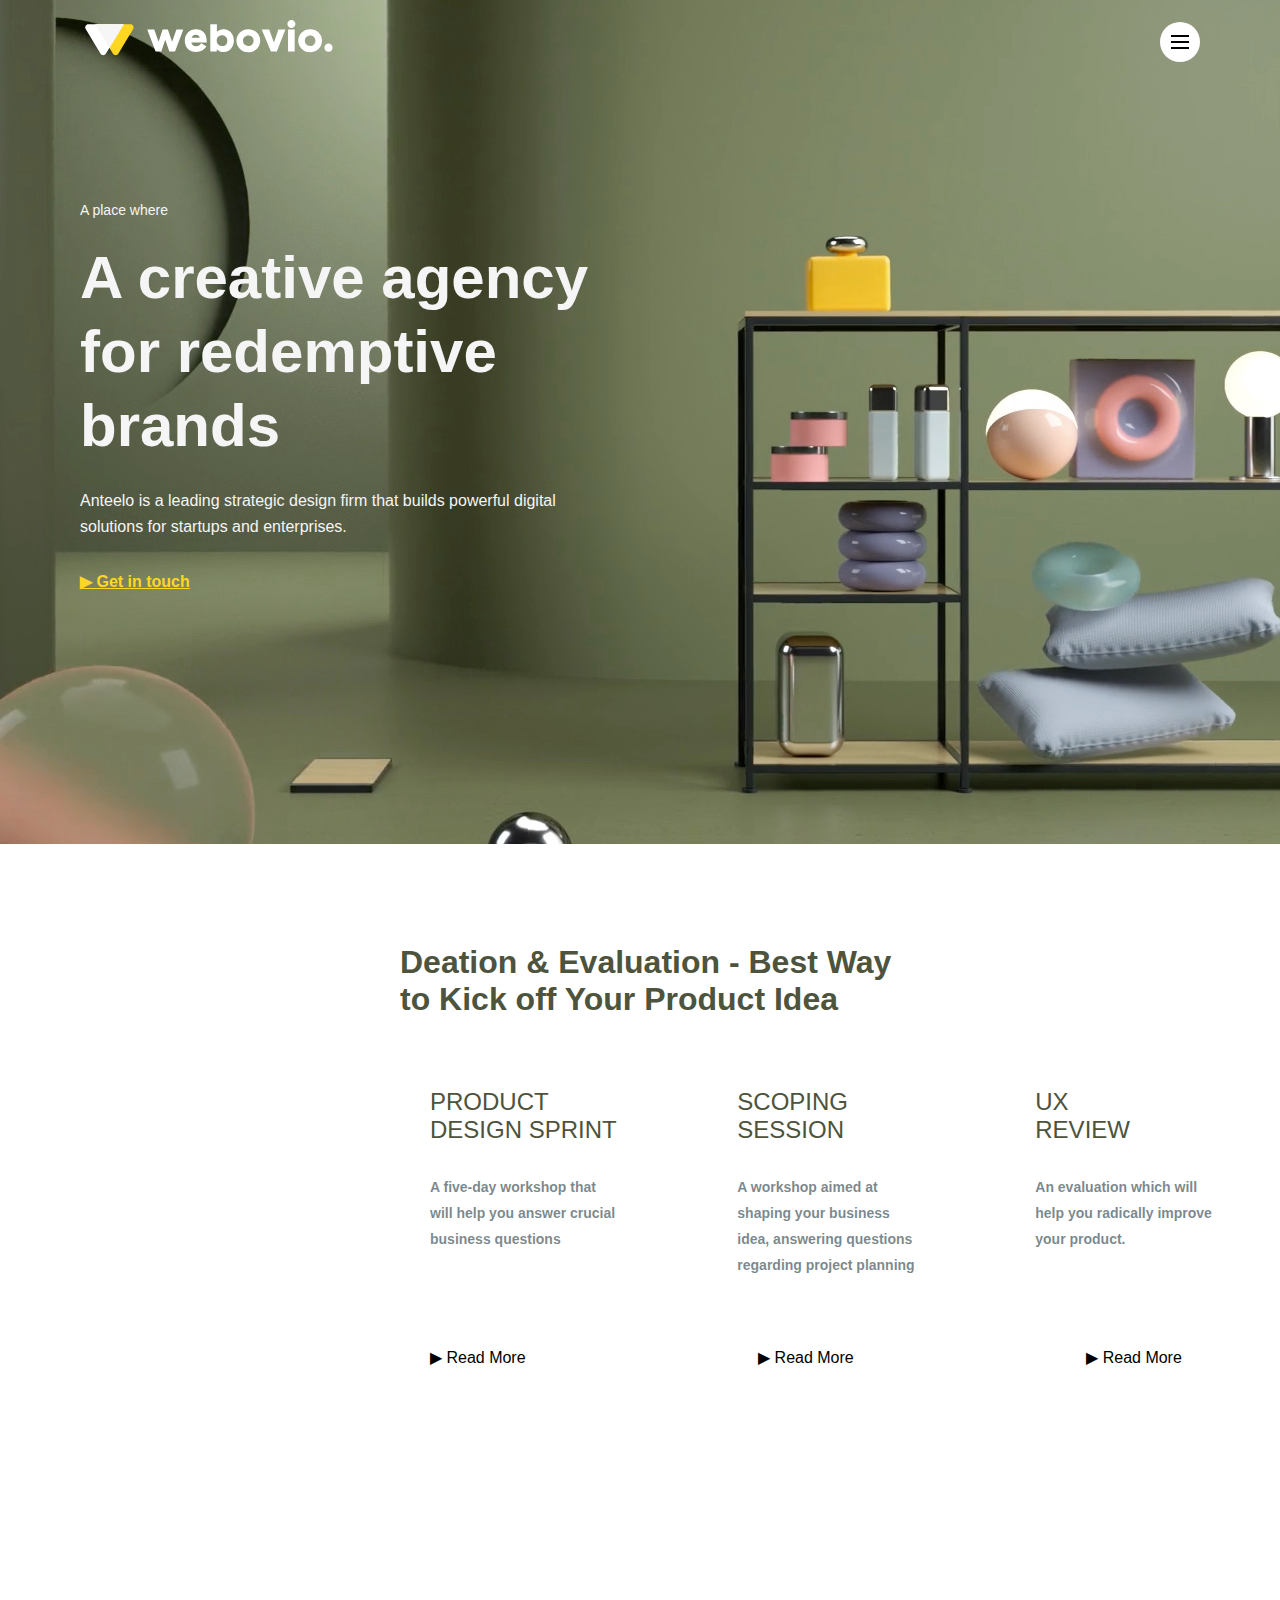
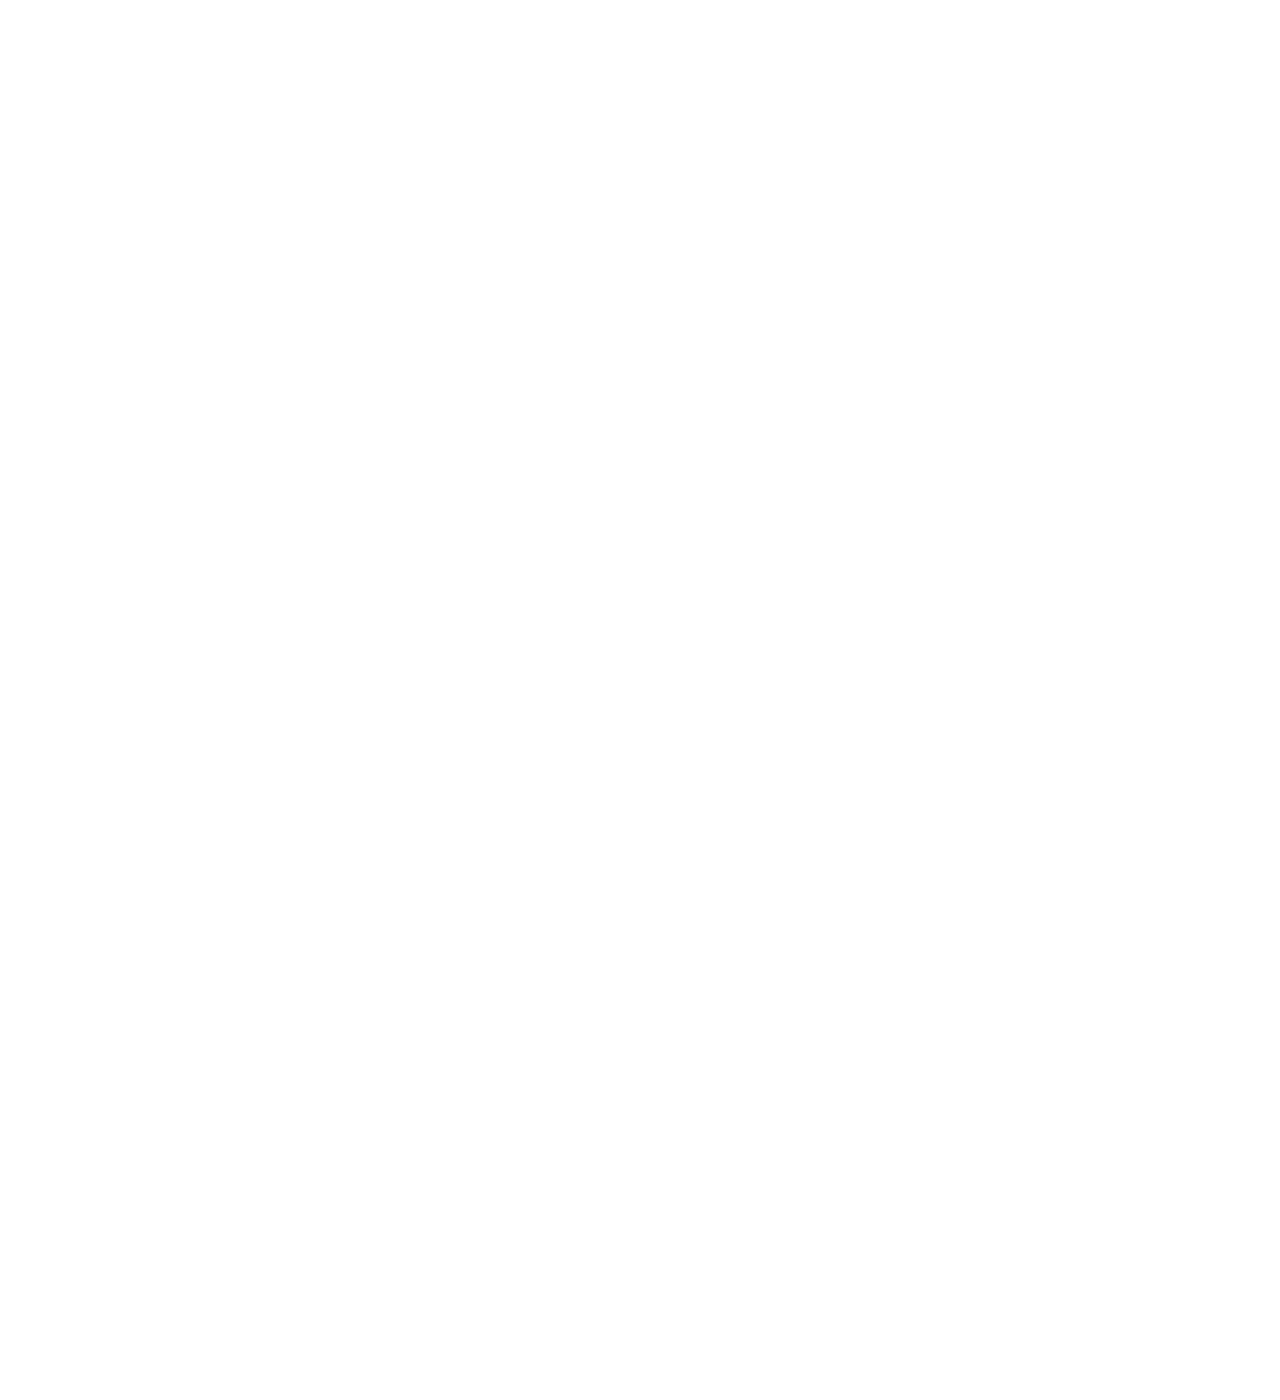
<file: index.html>
<!DOCTYPE html>
<html lang="en">
    <link rel="stylesheet" href="style.css">
<head>
    <meta charset="UTF-8">
    <meta name="viewport" content="width=device-width, initial-scale=1.0">
    <title>Document</title>
</head>
<body>
    <header class="header">
        <div class="container">
            <div class="header__inner">
                <div class="webovio">
                    <object data="Logo.svg" type="image/svg+xml" width="100" height="100"></object>
                </div>
                <a href="https://chatgpt.com"><button class="circle">
                    <span></span>
                    <span></span>
                    <span></span>
                </button>
                </a>
                </div>
            </div>

        </div>
    </header>
    <div class="top">
        <div class="container">
            <span class="place">A place where</span>
            <h1 class="agency">A creative agency<br>for redemptive<br>brands</h1>
            <div class="ant">Anteelo is a leading strategic design firm that builds powerful digital<br> solutions for startups and enterprises.</div>
            <p class="getin">▶ Get in touch</p>
        </div>
    </div>

    <div class="mid">
        <h1 class="deation">
            Deation & Evaluation - Best Way<br> to Kick off Your Product Idea
        </h1>
        <div class="blocks">
            <div class="product">
                <h2>
                    PRODUCT<br>DESIGN SPRINT
                </h2>
                <span>
                    A five-day workshop that<br> will help you answer crucial<br> business questions
                </span>
            </div>
            <div class="scoping">
                <h2>
                    SCOPING<br>SESSION
                </h2>
                <span>
                    A workshop aimed at<br> shaping your business<br> idea, answering questions<br> regarding project planning
                </span>
            </div>
            <div class="ux">
                <h2>
                    UX<br>REVIEW
                </h2>
                <span>
                    An evaluation which will<br> help you radically improve<br> your product.
                </span>
            </div>
            <div class="code">
                <h2>
                    CODE<br>REVIEW
                </h2>
                <span>
                    Do you know what one of<br> the key secrets of success<br> is what makes people<br> successful in business
                </span>
        </div>
    </div>
    <div class="readmore">
    <div class="rm1">
        ▶ Read More
    </div>
    <div class="rm2">
        ▶ Read More
    </div>
    <div class="rm3">
        ▶ Read More
    </div>
    <div class="rm4">
        ▶ Read More
    </div>
     </div>
    </div>
</body>
</html>
</file>
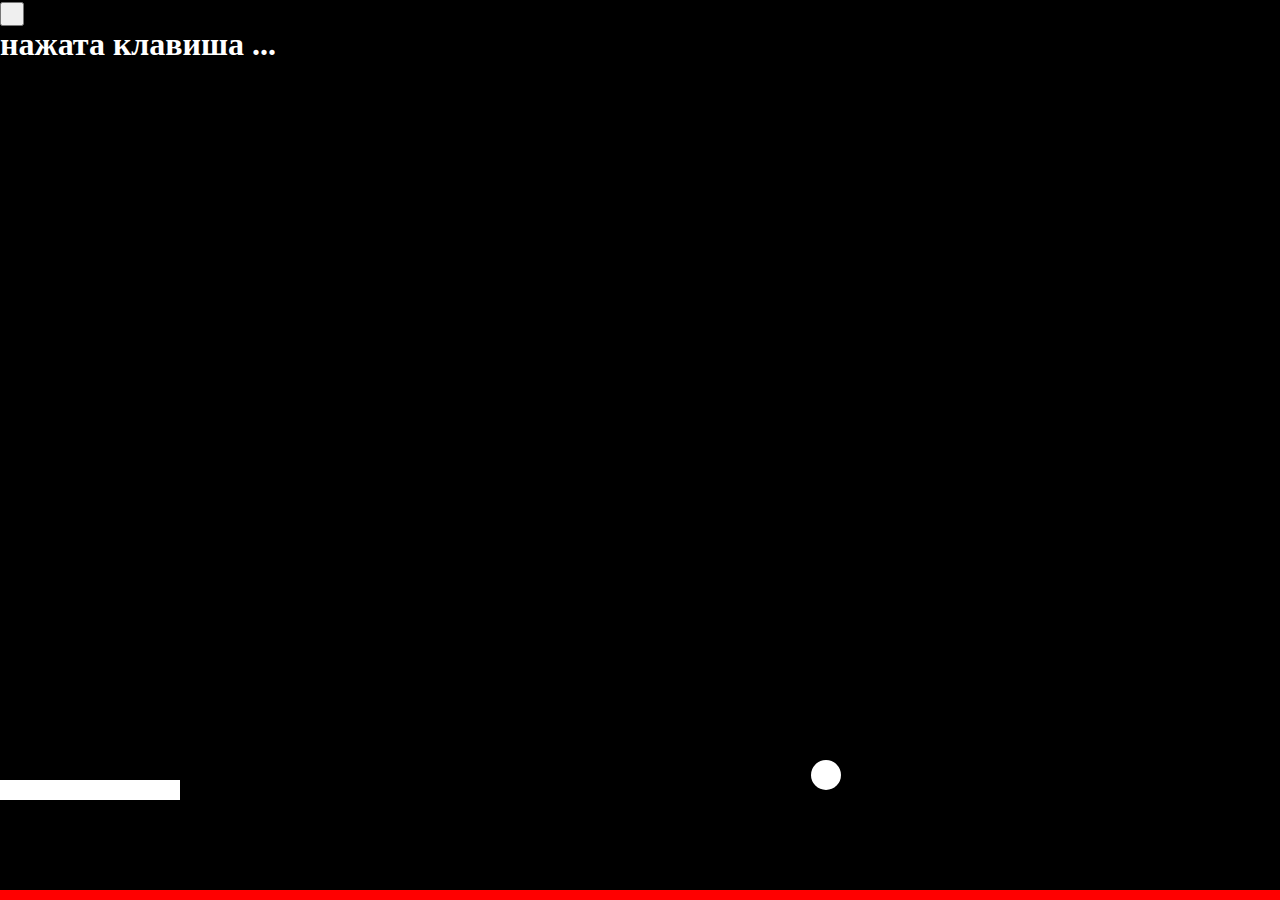
<file: atari/index.html>
<!DOCTYPE html>
<html lang="en">
<head>
    <link rel="stylesheet" href="assets/styles/style.css">
    <meta charset="UTF-8">
    <meta name="viewport" content="width=device-width, initial-scale=1.0">
    <title>atari</title>
</head>
<body>
    <span class="ball"></span>
    <span class="platform"></span>
    <span class="lava"></span>
    <button onclick="alert(1+2)"></button>
    <h1 class="h1">нажата клавиша <span id="keyOutput">...</span></h1>
    <script src="assets/scripts/script.js"></script>
</body>
</html>
</file>
<file: style.css>
*{
    margin: 0;
    padding: 0;
}

button {
    border: none;
    outline: none;
    background: none;
}

body {
    height: 3000px;
}

.top{
    position: relative;
     color: whitesmoke;
     font-family: 'Segoe UI', Tahoma, Geneva, Verdana, sans-serif ;
     padding: 50px;
     padding-top: 200px;
    }

.top::after {
    content: '';
    transform: scaleX(-1);
    background-image: url('back.png');
    background-position: center;
    background-repeat: no-repeat;
    position: absolute;
    top: 0;
    left: 0;
    width: 100%;
    height: 100%;
    z-index: -1;
    padding-top: 200px;
}
.header {
    position: absolute;
    width: 100%;
    top: 0;
    left: 0;
    margin-top: 20px;
    z-index: 2;

}
.header__inner {
    display: flex;
    flex-direction: row;
    justify-content: space-between;
    align-items: center;
    width: 100%;
}



.agency{
    font-weight: 700;
    font-size: 60px;
    line-height: 74px;
    padding-top: 20px;
}

.getin{

    color:#FFD723;
    font-weight: 650;
    font-size: 16px;
    line-height: 24px;
    text-align: left;
    padding-top: 30px;
    text-decoration: underline;
}


.container {
    max-width: 1120px;
    margin: 0 auto;
}

.place{
    font-size: 14px;
    font-weight: 400;
    line-height: 21px;
    text-align: left;
}

.ant{
    font-size: 16px;
    font-weight: 400;
    line-height: 26px;
    text-align: left;
    padding-top: 25px;
}

object{
    width: 256.29px;
    height: 39.27px;
    top: 23px;
    left: 164px;
    gap: 0px;
    opacity: 0px;
}

.circle{
    width: 40px;
    height: 40px;
    cursor: pointer;
    background-color: white;
    border-radius: 50px;
    display: flex;
    flex-direction: column;
    gap: 4px;
    justify-content: center;
    align-items: center;
}

.circle span {
    width: 18px;
    height: 2px;
    display: block;
    background-color: black;
}

.lines{
    line-height: 0.5;
    padding-left: 12px;
    padding-top: 1px;
}

.mid{
    margin-top: 300px;
    margin-left: 400px;
    width: 1110px;
    height: 461px;
    font-family: 'Segoe UI', Tahoma, Geneva, Verdana, sans-serif;
    position: absolute;
    top: 100;
    left: 0;
}

.mid h1,h2{
    color: #4D533C;
}

.mid h2{
    font-weight: 500;
    margin-bottom: 30px;
}

.blocks{
    display: flex;
    flex-direction: row;
    justify-content: space-between;
    align-items: self-start;
    margin-top: 70px;
    margin-left: 30px;
}

.blocks span{
    margin-top: 20px;
    color: #21384299;
    font-size: 14px;
    font-weight: 600;
    line-height: 26px;
    text-align: left;
    padding-bottom: 30px;
}

.readmore{
    display: flex;
    flex-direction: row;
    justify-content: space-between;
    align-items: self-start;
    margin-top: 70px;
    margin-left: 30px;
}
</file>
<file: atari/assets/styles/style.css>
*{
    margin: 0;
    padding: 0;
}

body{
    background-color: black;
}

.ball{
    position: absolute;
    display: block;
    width: 30px;
    height: 30px;
    background-color: white;
    border-radius: 100%;
}

button{
    padding: 10px;
}


.platform{
    position: absolute;
    display: block;
    background-color: white;
    width: 180px;
    height: 20px;
    bottom: 100px;
}

.lava{
    position: absolute;
    display: block;
    width: 100%;
    height: 10px;
    bottom: 0;
    background-color: red;
}

.h1{
    color: white;
}
</file>
